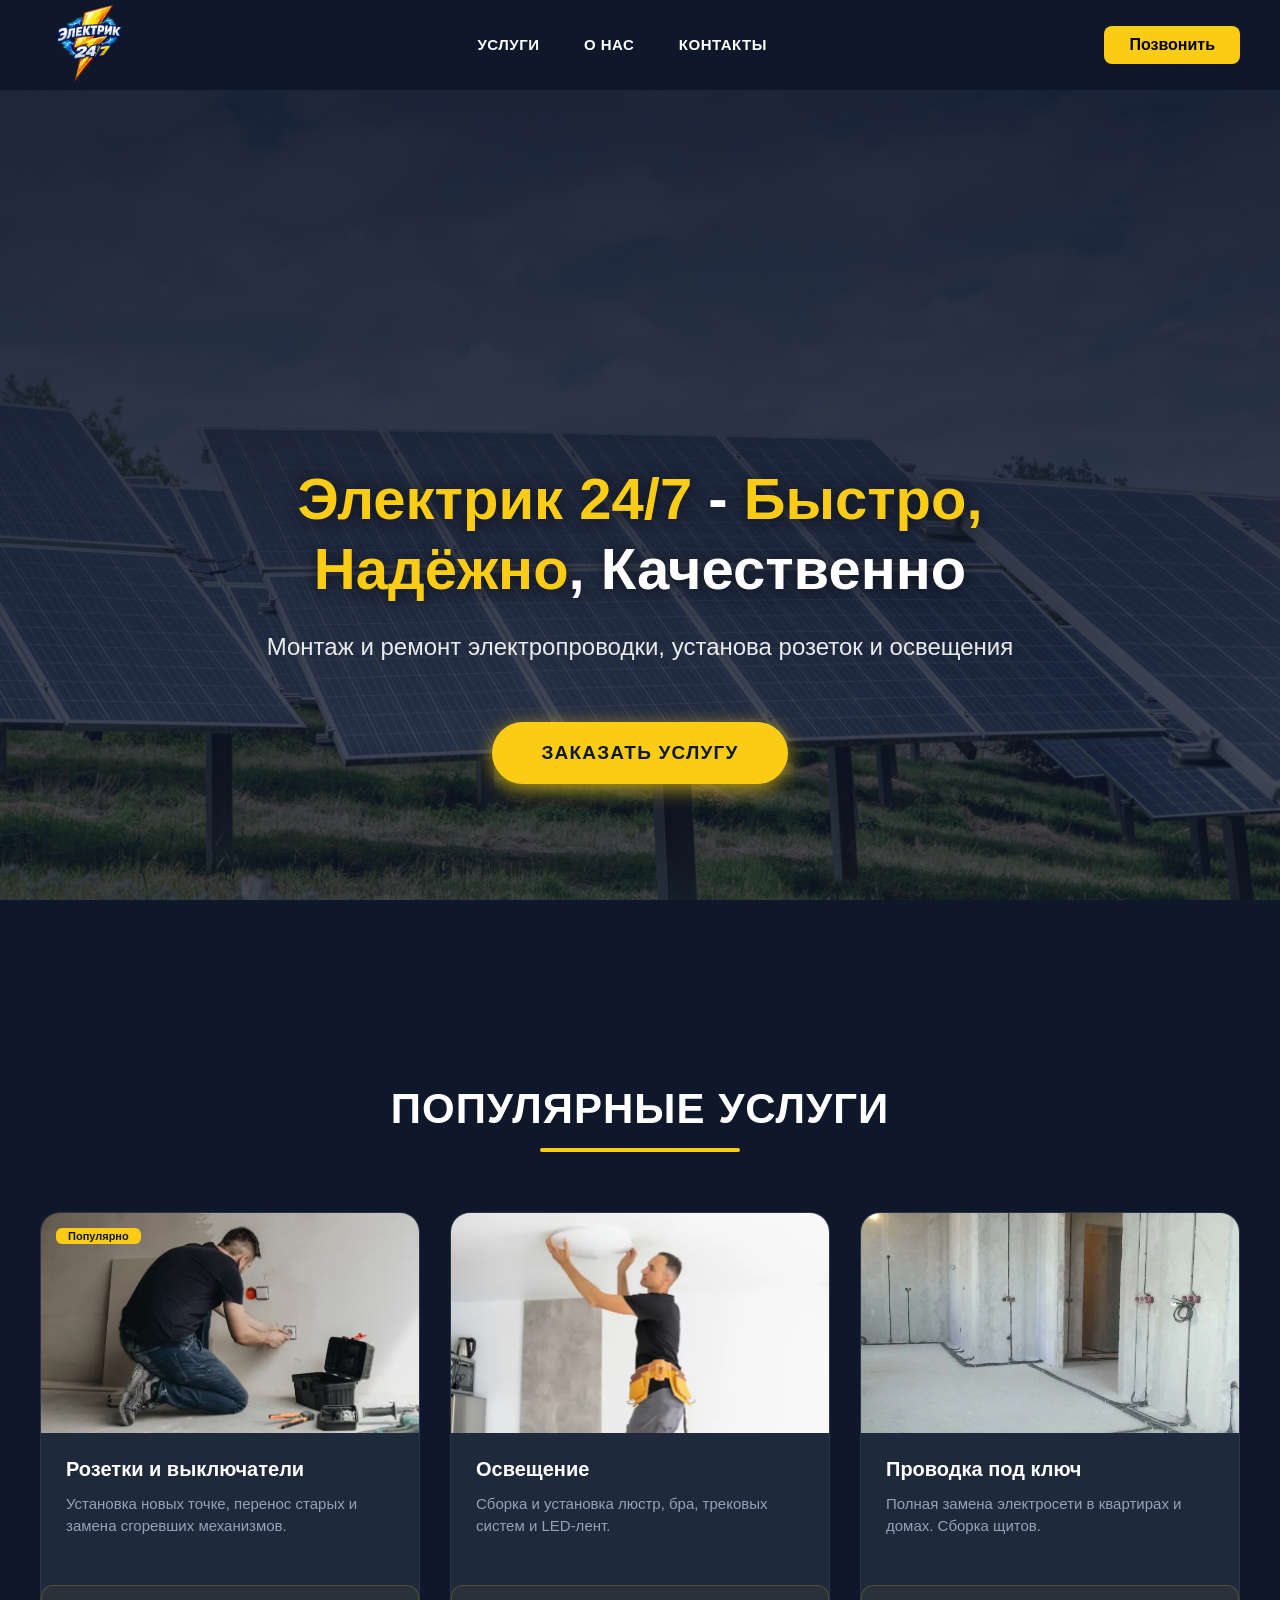
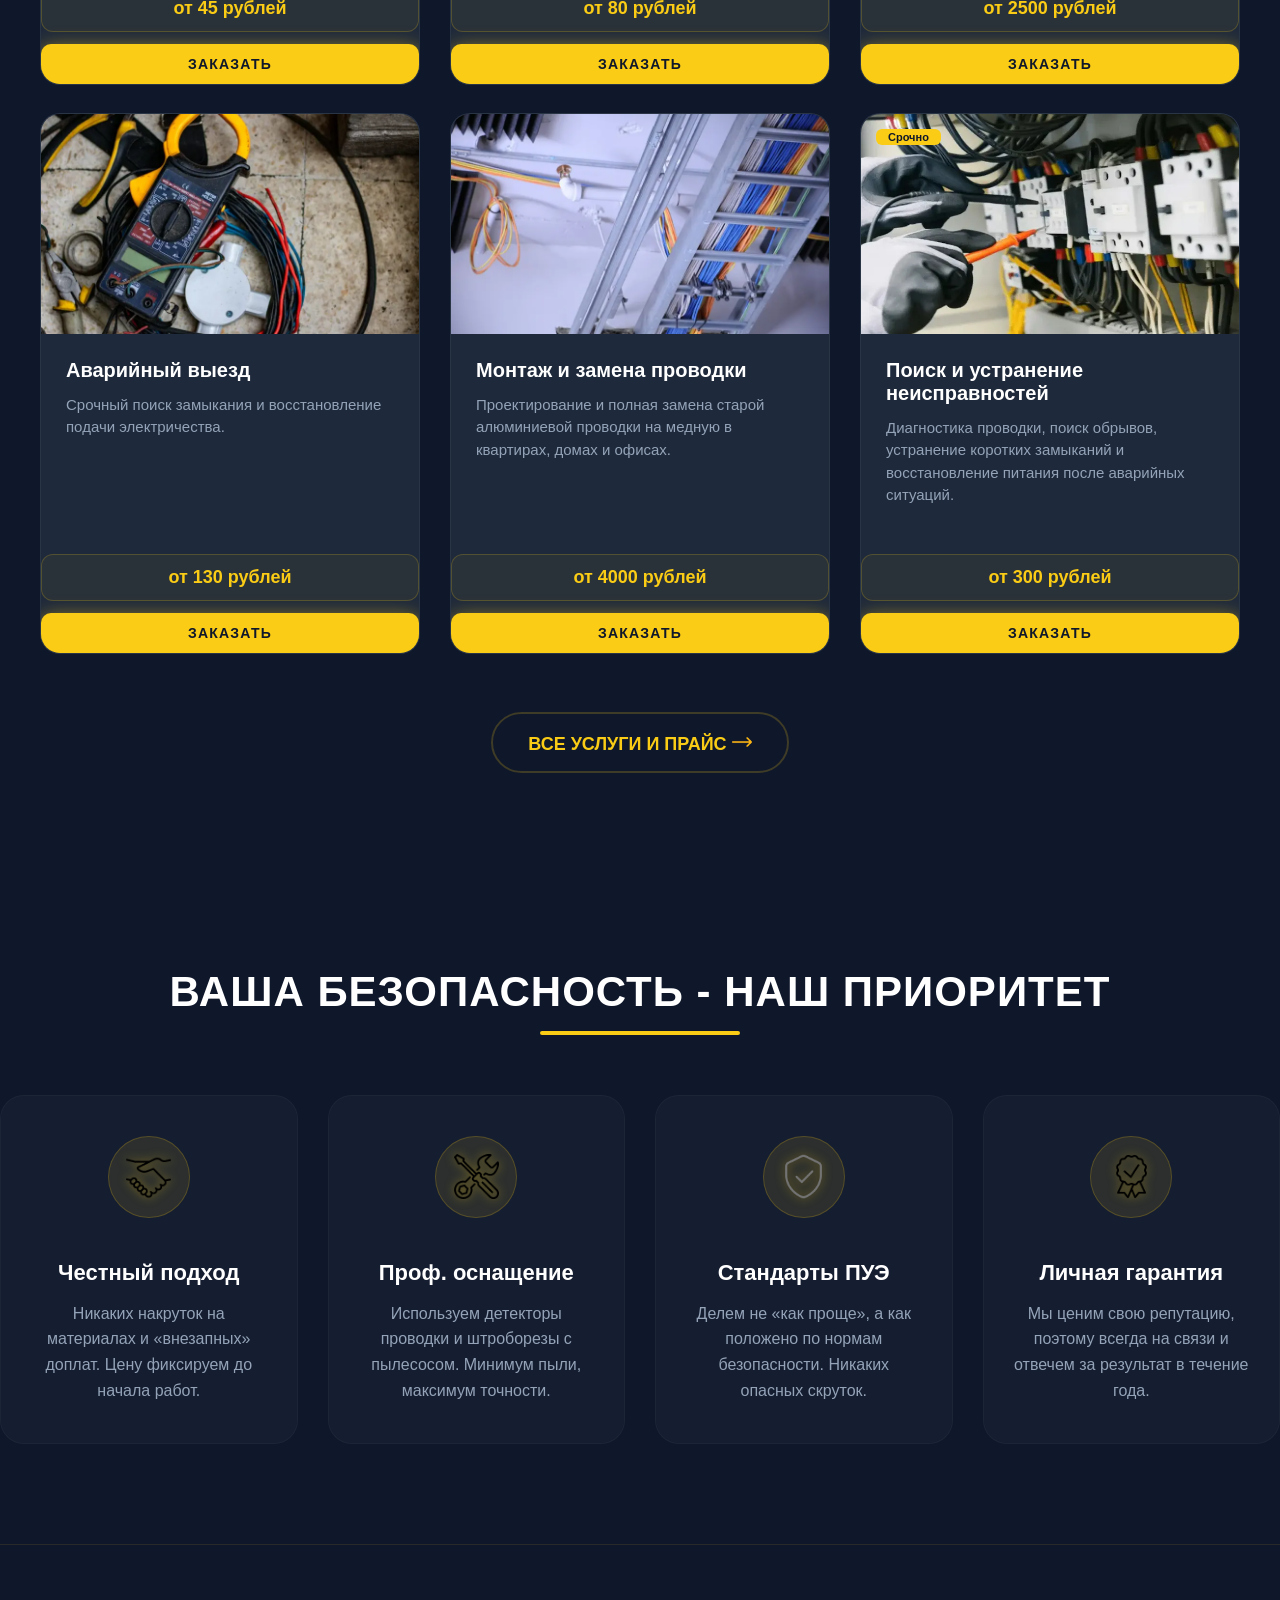
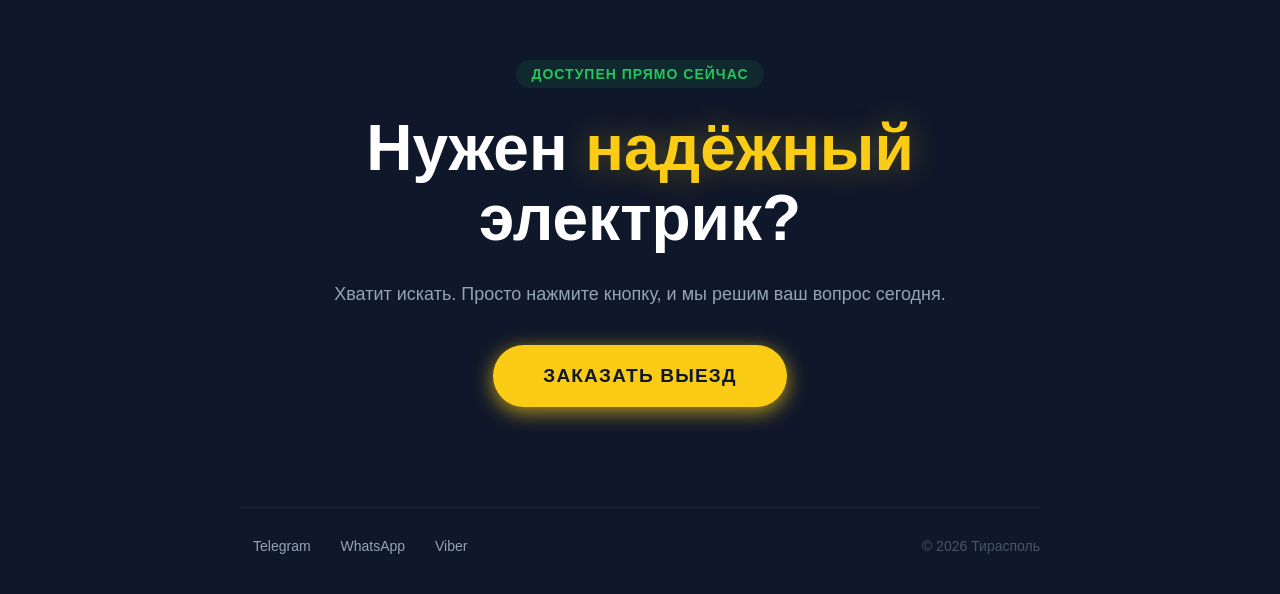
<file: index.html>
<!DOCTYPE html>
<html lang="ru">

<head>
	<meta charset="UTF-8">
	<meta name="viewport" content="width=device-width, initial-scale=1.0">

	<title>Электрик 24/7 в Тирасполе — Срочный вызов, услуги электромонтажа</title>
	<meta name="description"
		content="Услуги профессионального электрика в Тирасполе и Бендерах. Работаем 24/7. Выезд за 30 минут. Все виды электромонтажных работ с гарантией. Звоните: +373 (775) 39-078">
	<meta name="keywords"
		content="электрик тирасполь, вызов электрика бендеры, электромонтаж пмр, ремонт проводки, услуги электрика 24/7">

	<link rel="icon" href="images/favicon.png" type="image/png">

	<meta property="og:title" content="Электрик 24/7 в Тирасполе">
	<meta property="og:description" content="Срочный выезд электрика. Работаем круглосуточно по Тирасполю и Бендерам.">
	<meta property="og:image" content="https://github.com/NemirovskyMax/electro-site/blob/main/images/og-image.png">
	<meta property="og:type" content="website">

	<link rel="stylesheet" href="style.css">
</head>

<body>
	<header class="header">
		<div class="container">
			<a href="index.html" class="logo">
				<img src="images/logo.webp" alt="логотип">
			</a>

			<nav class="menu">
				<a href="services.html">Услуги</a>
				<a href="#features">О нас</a>
				<a href="#footer">Контакты</a>
			</nav>

			<div class="contacts">
				<a href="tel:+37377539078" class="call-btn">Позвонить</a>
			</div>
		</div>
	</header>

	<section class="hero">
		<div class="hero-content">
			<h1><span>Электрик 24/7</span> - <span>Быстро, Надёжно</span>, Качественно</h1>
			<p>Монтаж и ремонт электропроводки, установа розеток и освещения</p>
			<div class="hero-buttons">
				<div class="order-container">
					<button class="order-btn">Заказать услугу</button>
				</div>
			</div>
		</div>
	</section>

	<section class="services-preview">
		<div class="container">
			<h2 class="section-title">Популярные услуги</h2>

			<div class="services-grid">
				<div class="service-card">
					<div class="service-img">
						<img src="images/instal-socket.webp" alt="Монтаж розетки">
						<div class="service-badge">Популярно</div>
					</div>

					<div class="service-info">
						<h3>Розетки и выключатели</h3>
						<p>Установка новых точке, перенос старых и замена сгоревших механизмов.</p>
					</div>

					<div class="card-footer">
						<span class="price">от 45 рублей</span>
						<button class="order-btn small">Заказать</button>
					</div>
				</div>

				<div class="service-card">
					<div class="service-img">
						<img src="images/instal-lamp.webp" alt="Монтаж люстрый">
					</div>

					<div class="service-info">
						<h3>Освещение</h3>
						<p>Сборка и установка люстр, бра, трековых систем и LED-лент.</p>
					</div>

					<div class="card-footer">
						<span class="price">от 80 рублей</span>
						<button class="order-btn small">Заказать</button>
					</div>
				</div>

				<div class="service-card">
					<div class="service-img">
						<img src="images/turnkey-wiring.png" alt="Монтаж щитов">
					</div>

					<div class="service-info">
						<h3>Проводка под ключ</h3>
						<p>Полная замена электросети в квартирах и домах. Сборка щитов.</p>
					</div>

					<div class="card-footer">
						<span class="price">от 2500 рублей</span>
						<button class="order-btn small">Заказать</button>
					</div>
				</div>

				<div class="service-card">
					<div class="service-img">
						<img src="images/emergency-call.webp" alt="Аварийный выезд">
					</div>

					<div class="service-info">
						<h3>Аварийный выезд</h3>
						<p>Срочный поиск замыкания и восстановление подачи электричества.</p>
					</div>

					<div class="card-footer">
						<span class="price">от 130 рублей</span>
						<button class="order-btn small">Заказать</button>
					</div>
				</div>

				<div class="service-card">
					<div class="service-img">
						<img src="images/wiring-install.webp" alt="Монтаж проводки">
					</div>

					<div class="service-info">
						<h3>Монтаж и замена проводки</h3>
						<p>Проектирование и полная замена старой алюминиевой проводки на медную в квартирах, домах и
							офисах.</p>
					</div>

					<div class="card-footer">
						<span class="price">от 4000 рублей</span>
						<button class="order-btn small">Заказать</button>
					</div>
				</div>

				<div class="service-card">
					<div class="service-img">
						<img src="images/troubleshooting.webp" alt="Поиск неисправностей">
						<div class="service-badge">Срочно</div>
					</div>

					<div class="service-info">
						<h3>Поиск и устранение неисправностей</h3>
						<p>Диагностика проводки, поиск обрывов, устранение коротких замыканий и восстановление питания
							после аварийных ситуаций.</p>
					</div>

					<div class="card-footer">
						<span class="price">от 300 рублей</span>
						<button class="order-btn small">Заказать</button>
					</div>
				</div>
			</div>

			<div class="all-services-link">
				<a href="services.html" class="view-all-btn">
					<span>Все услуги и прайс</span>
					<img src="images/right-arrow.png" alt="Перейти" class="animated-arrow-right">
				</a>
			</div>
		</div>
	</section>

	<section class="features" id="features">
		<div class="container">
			<h2 class="section-title">Ваша безопасность - наш приоритет</h2>
			<div class="features-grid">

				<div class="feature-item">
					<div class="feature-icon">
						<img src="images/handshake.png" alt="Честность">
					</div>
					<h3>Честный подход</h3>
					<p>Никаких накруток на материалах и «внезапных» доплат. Цену фиксируем до начала работ.</p>
				</div>

				<div class="feature-item">
					<div class="feature-icon">
						<img src="images/tools.png" alt="Инструменты">
					</div>
					<h3>Проф. оснащение</h3>
					<p>Используем детекторы проводки и штроборезы с пылесосом. Минимум пыли, максимум точности.</p>
				</div>

				<div class="feature-item">
					<div class="feature-icon">
						<img src="images/shield .png" alt="Щит">
					</div>
					<h3>Стандарты ПУЭ</h3>
					<p>Делем не «как проще», а как положено по нормам безопасности. Никаких опасных скруток.</p>
				</div>

				<div class="feature-item">
					<div class="feature-icon">
						<img src="images/guarantee.png" alt="гарантия">
					</div>
					<h3>Личная гарантия</h3>
					<p>Мы ценим свою репутацию, поэтому всегда на связи и отвечем за результат в течение года.</p>
				</div>

			</div>
		</div>
	</section>

	<footer class="footer-special" id="footer">
		<div class="container">
			<div class="footer-content-alt">
				<span class="footer-tag">Доступен прямо сейчас</span>
				<h2 class="footer-big-text">Нужен <span>надёжный</span> электрик?</h2>
				<p class="footer-subtext">Хватит искать. Просто нажмите кнопку, и мы решим ваш вопрос сегодня.</p>

				<div class="footer-action">
					<button class="order-btn" onclick="openModal()">Заказать выезд</button>
				</div>

				<div class="footer-bottom-mini">
					<div class="social-links-minimal">
						<a href="https://t.me/+37377539078" target="_blank">Telegram</a>
						<a href="https://wa.me/37377539078" target="_blank">WhatsApp</a>
						<a href="viber://chat?number=%2B37377539078" target="_blank">Viber</a>
					</div>
					<div class="copyright">&copy; 2026 Тирасполь</div>
				</div>
			</div>
		</div>
	</footer>

	<div class="modal-overlay" id="orderModal">
		<div class="contact-dropdown">
			<button class="close-modal" id="closeModal">&times;</button>
			<h3>Выберите способ связи:</h3>
			<a href="tel:+37377539078" class="contact-item tel">Телефон</a>
			<a href="https://t.me/+37377539078" target="_blank" class="contact-item tg">Telegram</a>
			<a href="https://wa.me/37377539078" target="_blank" class="contact-item wa">WhatsApp</a>
			<a href="viber://chat?number=%2B37377539078" target="_blank" class="contact-item vb">Viber</a>
		</div>
	</div>

	<script src="main.js"></script>
</body>

</html>
</file>
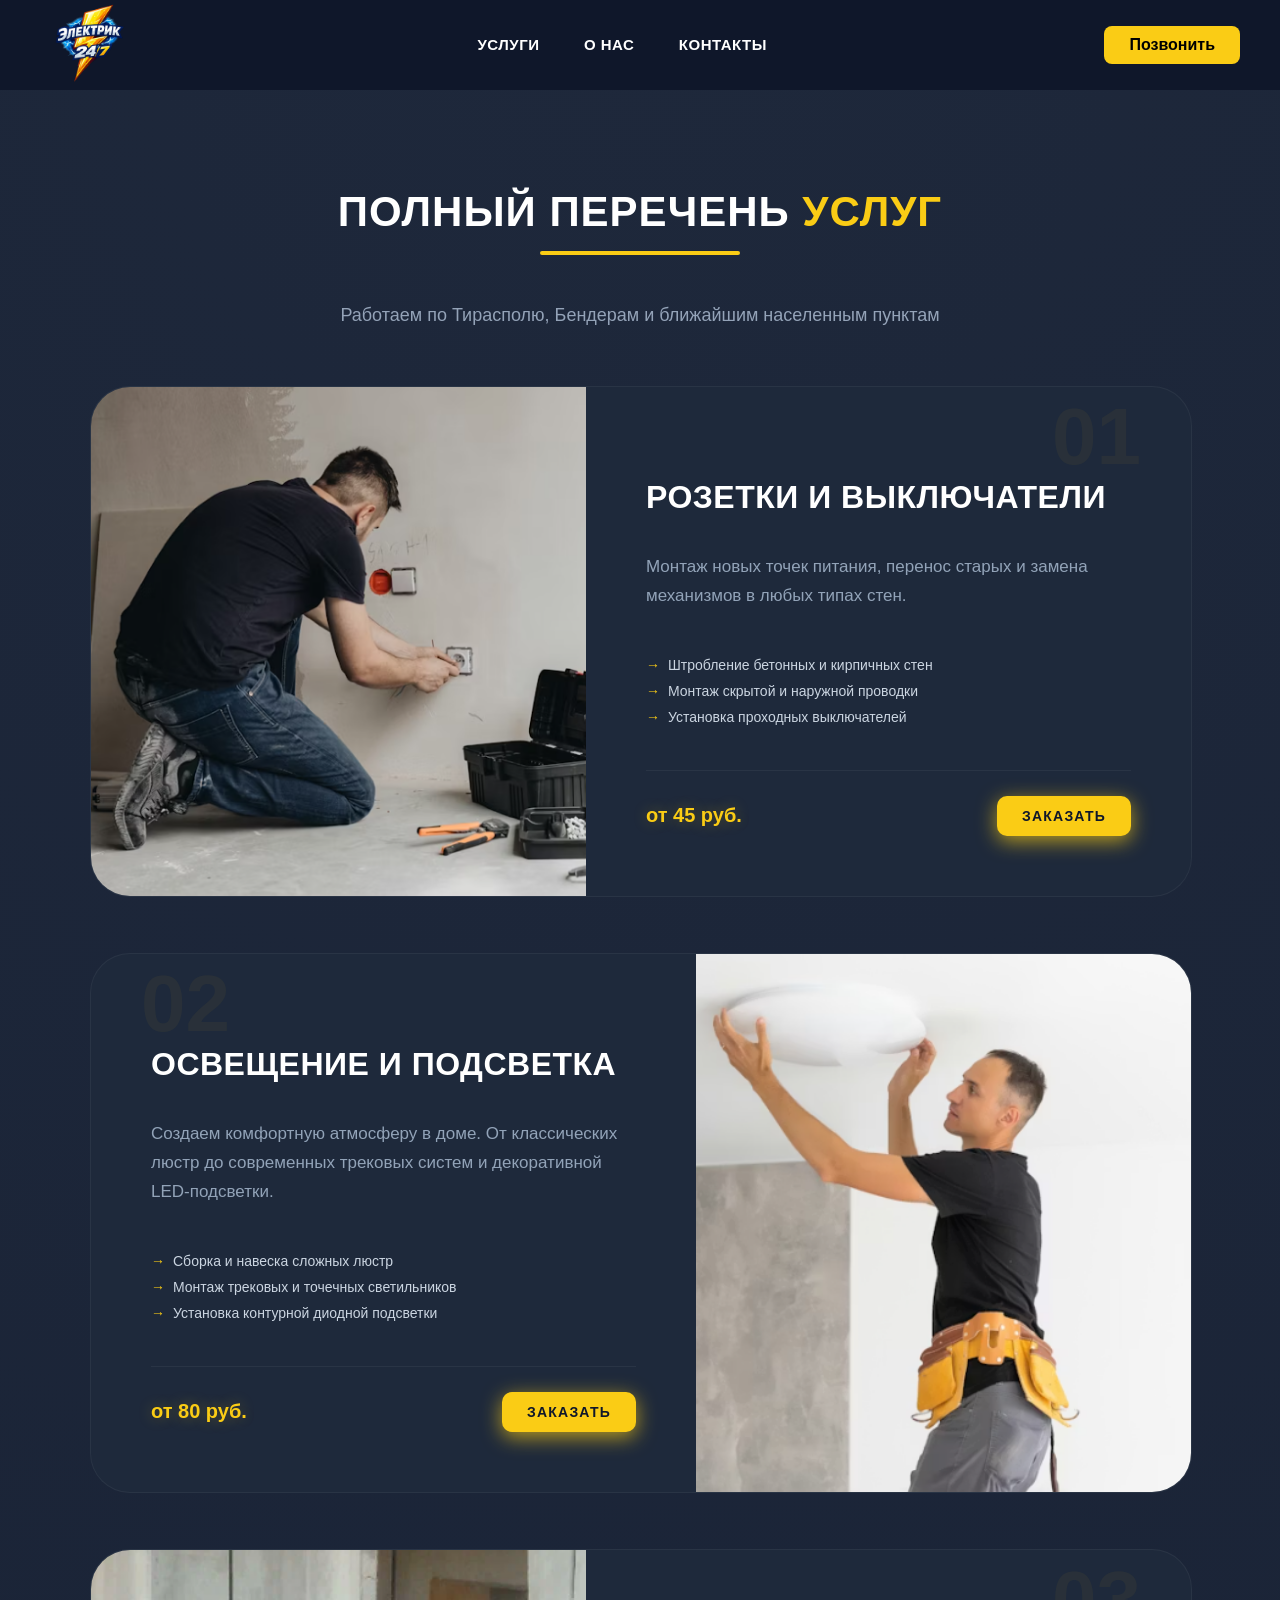
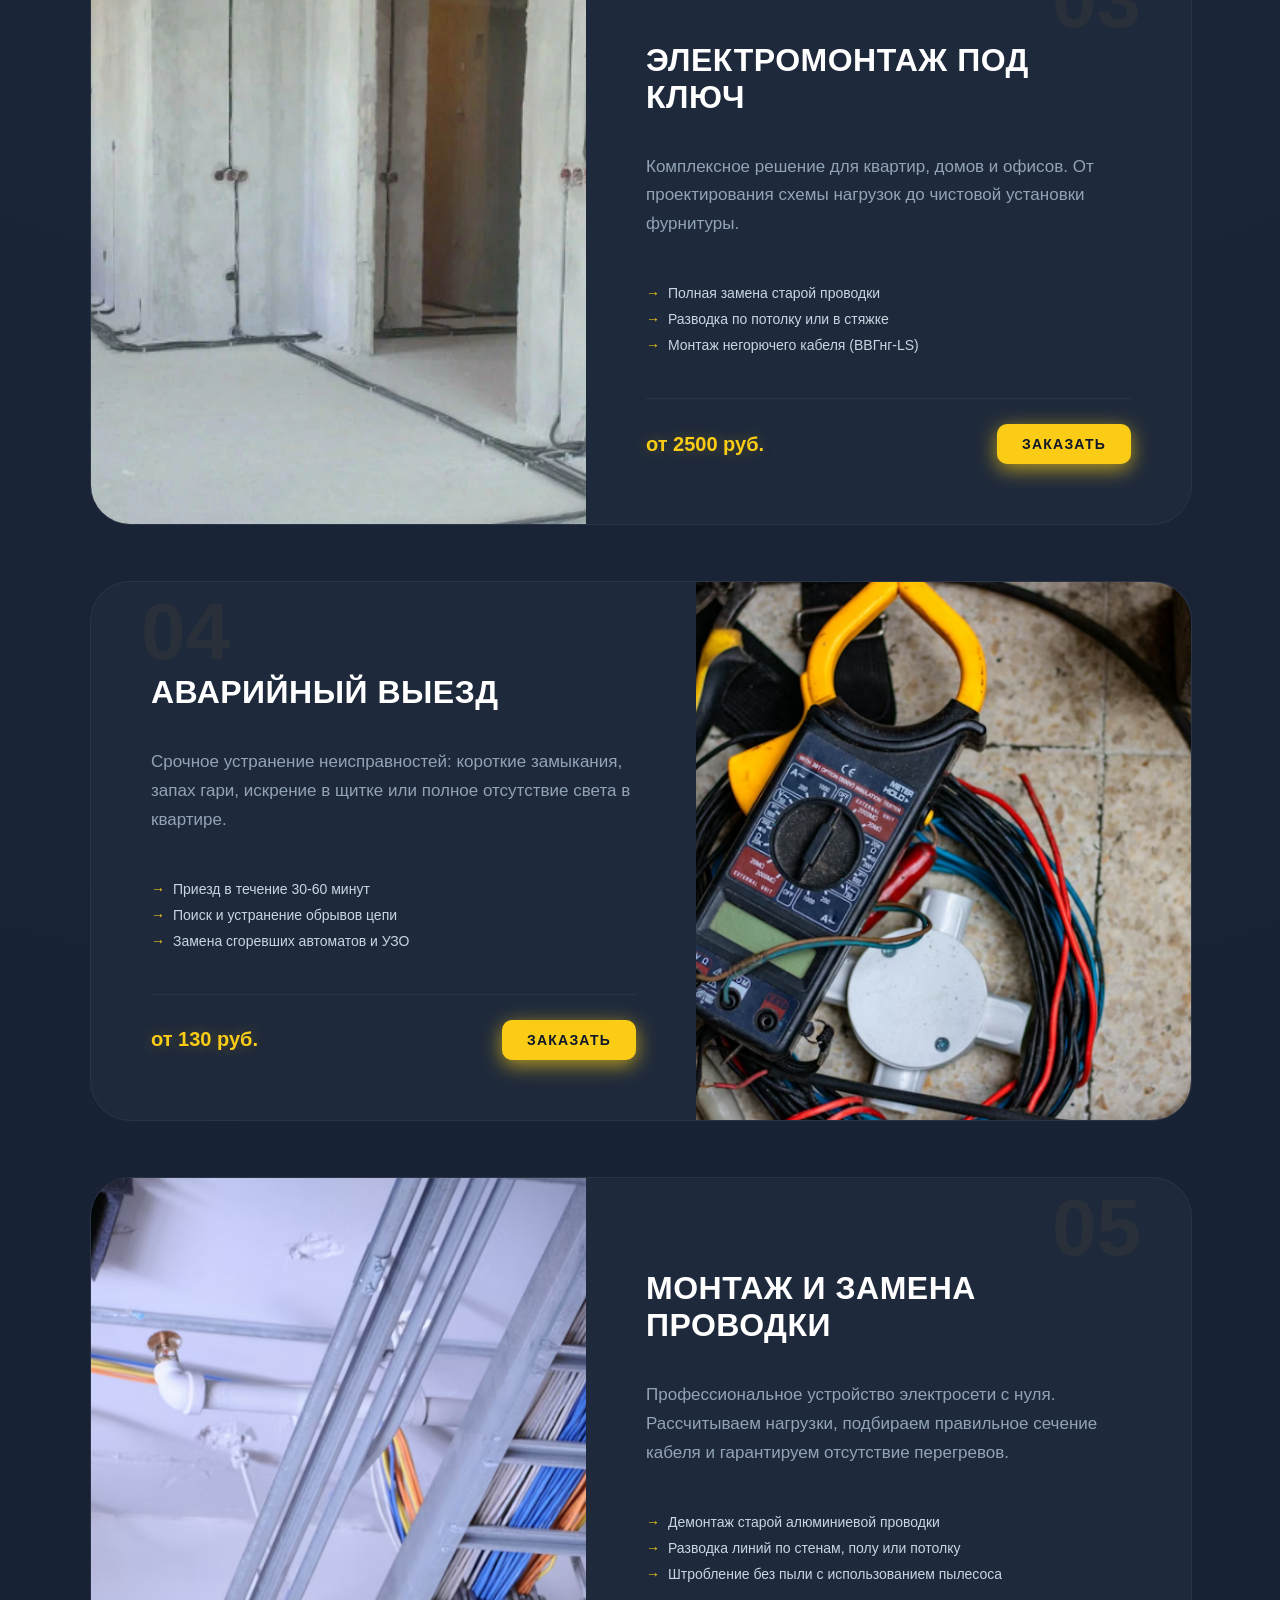
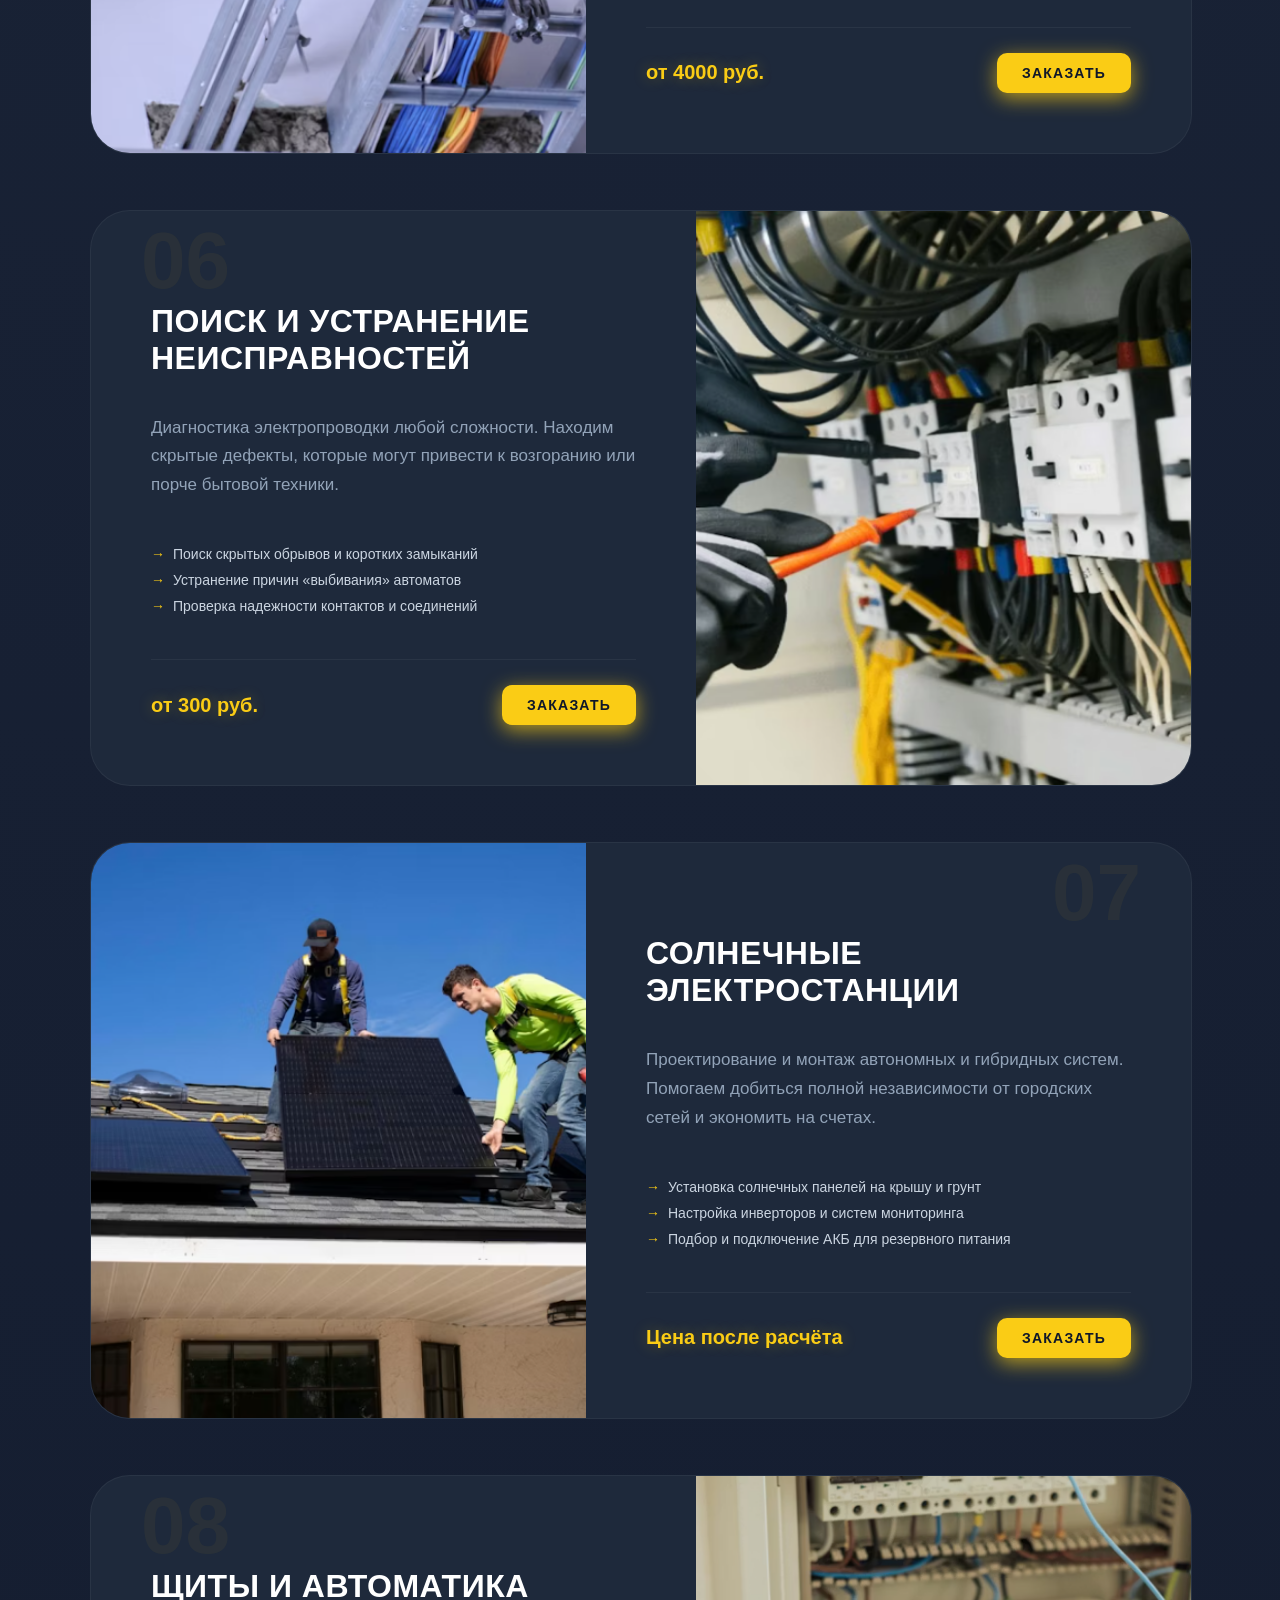
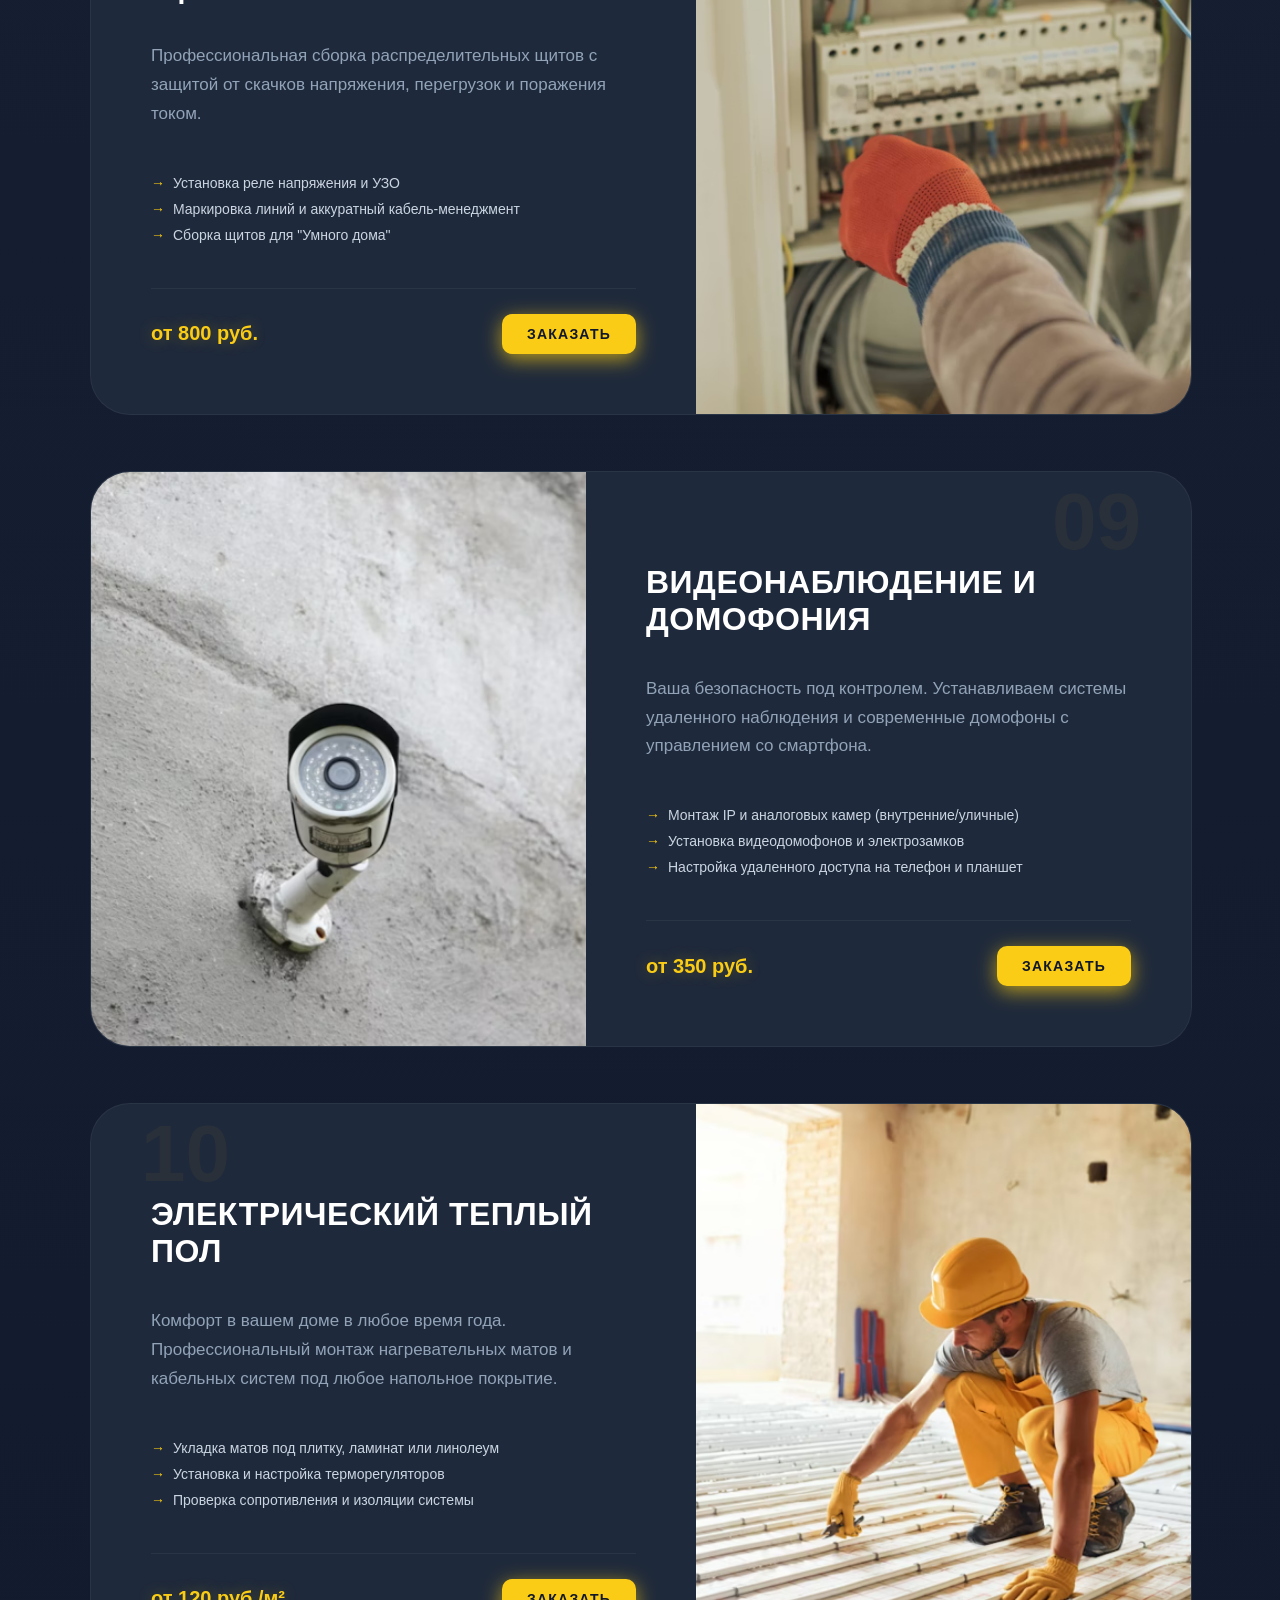
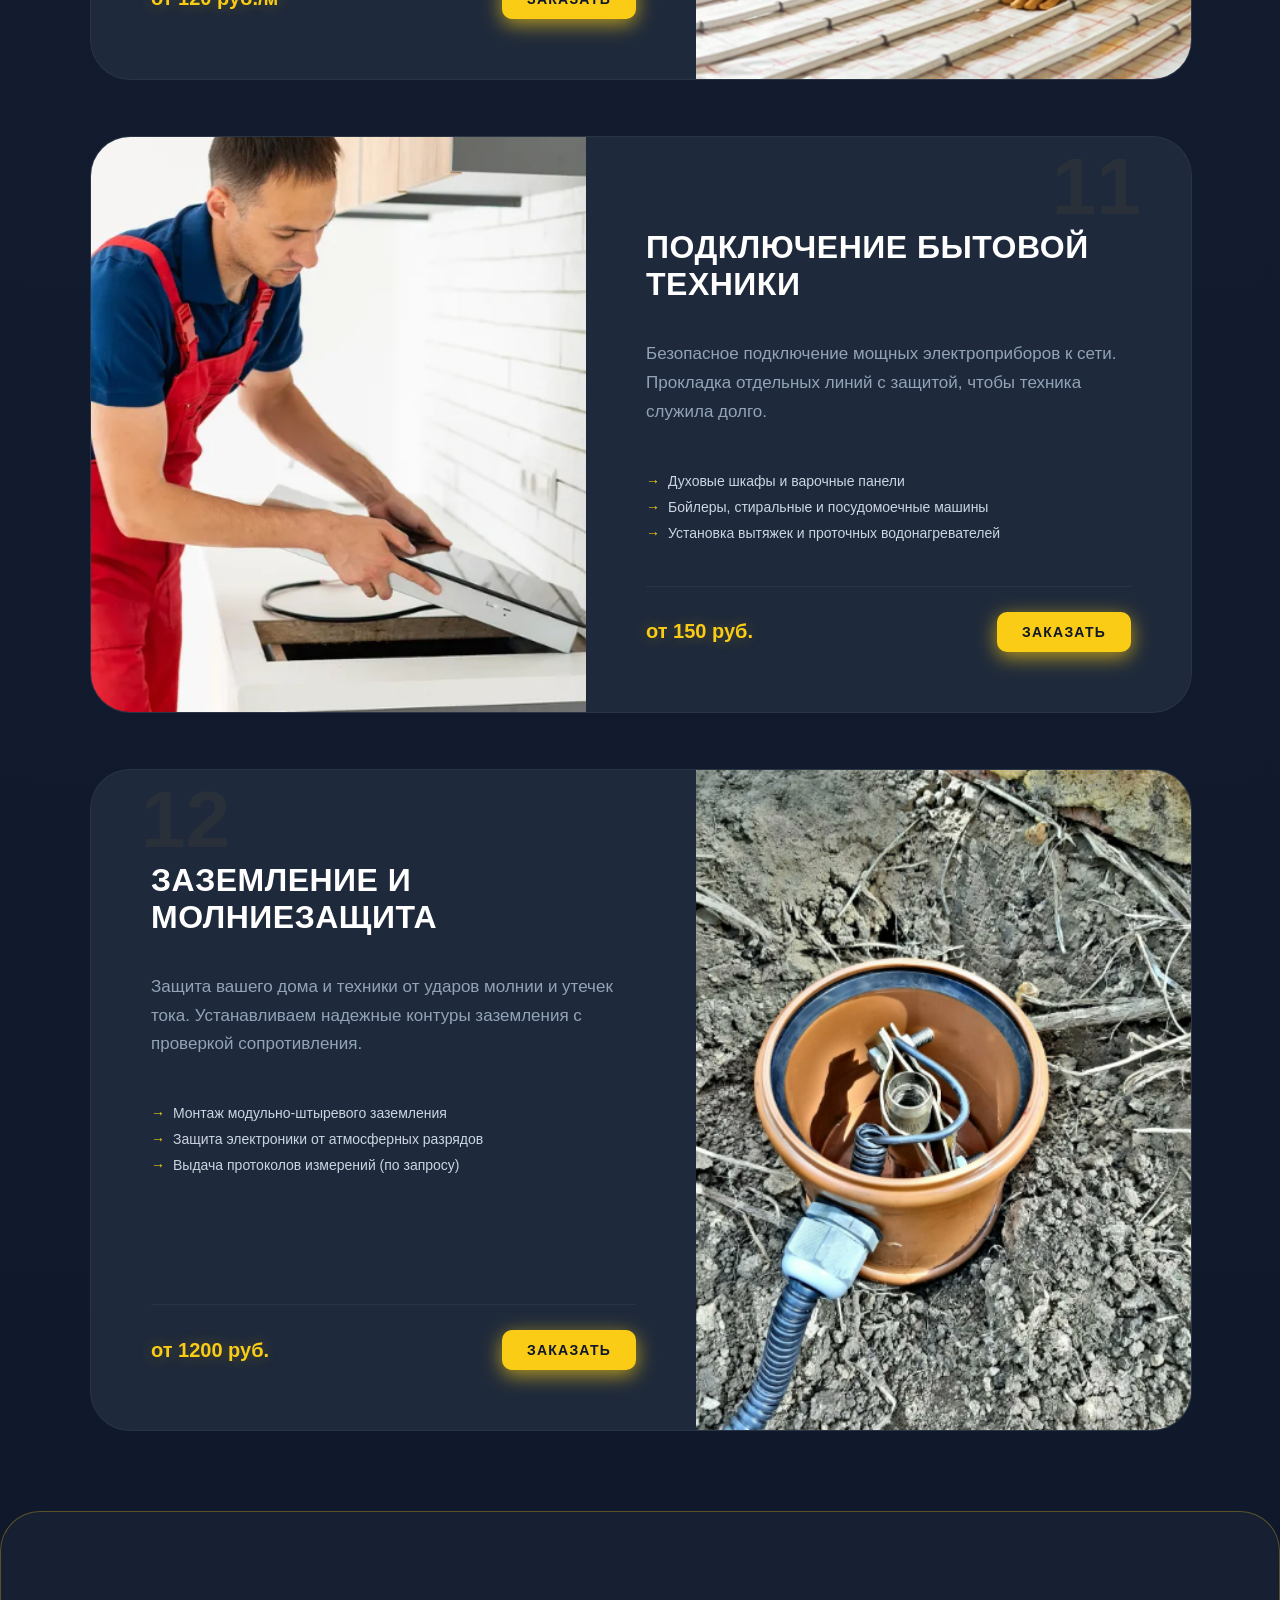
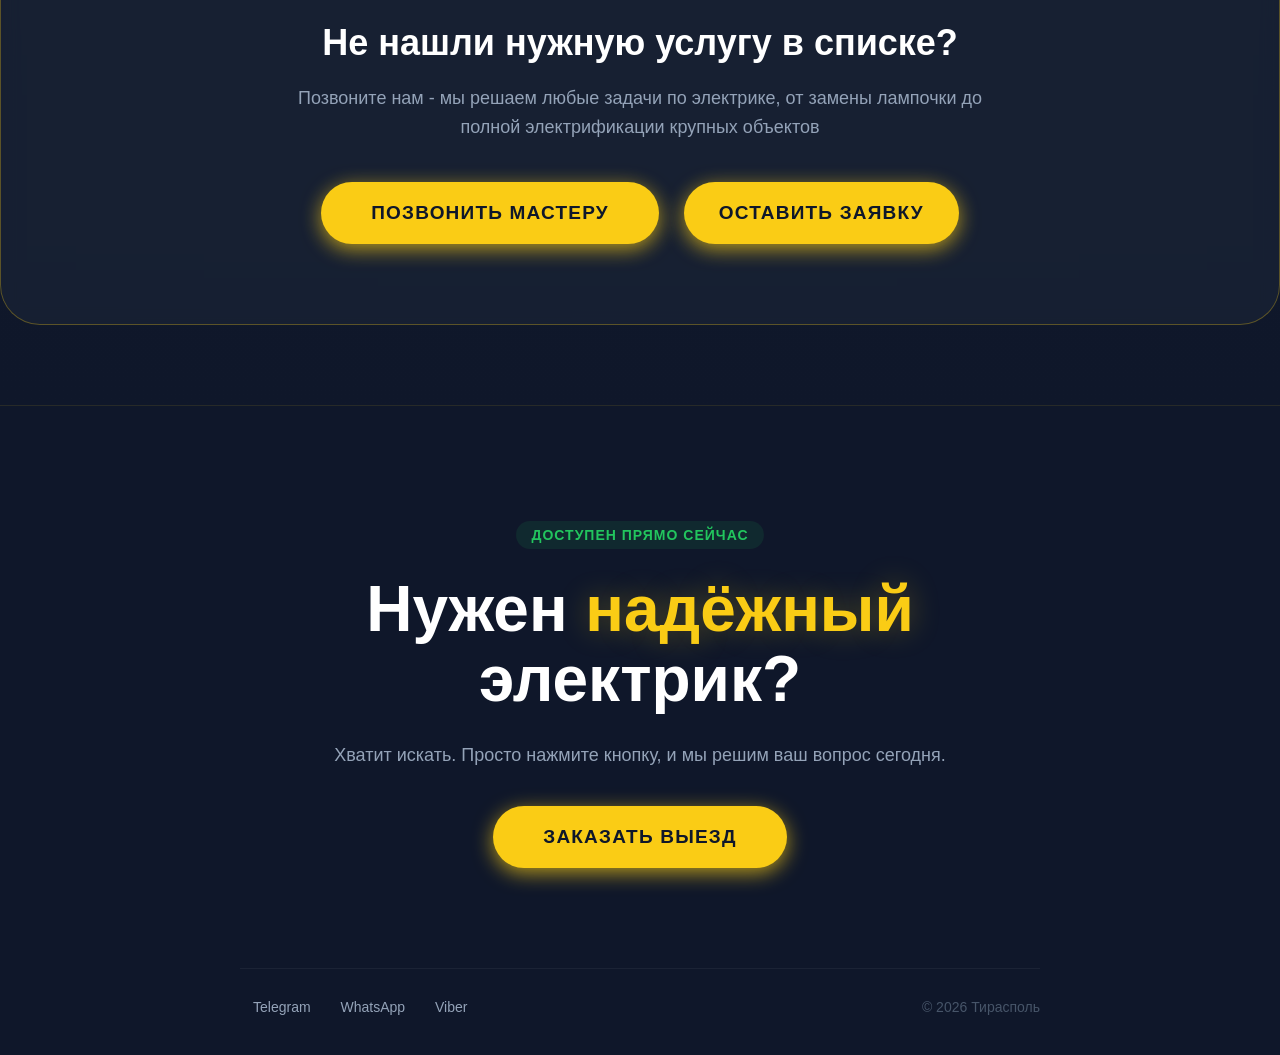
<file: services.html>
<!DOCTYPE html>
<html lang="ru">

<head>
	<meta charset="UTF-8">
	<meta name="viewport" content="width=device-width, initial-scale=1.0">
	<title>Электрик 24/7 Услуги</title>
	<link rel="stylesheet" href="style.css">
</head>

<body>
	<header class="header">
		<div class="container">
			<a href="index.html" class="logo">
				<img src="images/logo.webp" alt="логотип">
			</a>

			<nav class="menu">
				<a href="#">Услуги</a>
				<a href="index.html#features">О нас</a>
				<a href="index.html#footer">Контакты</a>
			</nav>

			<div class="contacts">
				<a href="tel:+37377539078" class="call-btn">Позвонить</a>
			</div>
		</div>
	</header>

	<main class="services-page">
		<div class="container">

			<div class="services-header">
				<h1 class="section-title">Полный перечень <span>услуг</span></h1>
				<p class="service-subtitle">Работаем по Тирасполю, Бендерам и ближайшим населенным пунктам</p>
			</div>

			<div class="services-grid-new">

				<div class="service-card-wide">

					<div class="service-card-image">
						<img src="images/instal-socket.png" alt="Розетки">
					</div>

					<div class="service-card-content">
						<div class="card-number">01</div>
						<h3>Розетки и выключатели</h3>
						<p>Монтаж новых точек питания, перенос старых и замена механизмов в любых типах стен.</p>

						<ul class="card-features">
							<li>Штробление бетонных и кирпичных стен</li>
							<li>Монтаж скрытой и наружной проводки</li>
							<li>Установка проходных выключателей</li>
						</ul>

						<div class="card-footer-new">
							<span class="price-tag">от 45 руб.</span>
							<div class="card-buttons">
								<button class="order-btn small" onclick="openModal()">Заказать</button>
							</div>
						</div>

					</div>
				</div>

				<div class="service-card-wide">

					<div class="service-card-image">
						<img src="images/instal-lamp.png" alt="Освещение и подсветка">
					</div>

					<div class="service-card-content">
						<div class="card-number">02</div>
						<h3>Освещение и подсветка</h3>
						<p>Создаем комфортную атмосферу в доме. От классических люстр до современных трековых систем и
							декоративной LED-подсветки.</p>

						<ul class="card-features">
							<li>Сборка и навеска сложных люстр</li>
							<li>Монтаж трековых и точечных светильников</li>
							<li>Установка контурной диодной подсветки</li>
						</ul>

						<div class="card-footer-new">
							<span class="price-tag">от 80 руб.</span>
							<div class="card-buttons">
								<button class="order-btn small" onclick="openModal()">Заказать</button>
							</div>
						</div>

					</div>
				</div>

				<div class="service-card-wide">

					<div class="service-card-image">
						<img src="images/turnkey-wiring.png" alt="Электромонтаж под ключ">
					</div>

					<div class="service-card-content">
						<div class="card-number">03</div>
						<h3>Электромонтаж под ключ</h3>
						<p>Комплексное решение для квартир, домов и офисов. От проектирования схемы нагрузок до чистовой
							установки фурнитуры.</p>

						<ul class="card-features">
							<li>Полная замена старой проводки</li>
							<li>Разводка по потолку или в стяжке</li>
							<li>Монтаж негорючего кабеля (ВВГнг-LS)</li>
						</ul>

						<div class="card-footer-new">
							<span class="price-tag">от 2500 руб.</span>
							<div class="card-buttons">
								<button class="order-btn small" onclick="openModal()">Заказать</button>
							</div>
						</div>
					</div>
				</div>

				<div class="service-card-wide">

					<div class="service-card-image">
						<img src="images/emergency-call.png" alt="Аварийный выезд электрика">
					</div>

					<div class="service-card-content">
						<div class="card-number">04</div>
						<h3>Аварийный выезд</h3>
						<p>Срочное устранение неисправностей: короткие замыкания, запах гари, искрение в щитке или
							полное отсутствие света в квартире.</p>

						<ul class="card-features">
							<li>Приезд в течение 30-60 минут</li>
							<li>Поиск и устранение обрывов цепи</li>
							<li>Замена сгоревших автоматов и УЗО</li>
						</ul>

						<div class="card-footer-new">
							<span class="price-tag">от 130 руб.</span>
							<div class="card-buttons">
								<button class="order-btn small" onclick="openModal()">Заказать</button>
							</div>
						</div>
					</div>
				</div>

				<div class="service-card-wide">

					<div class="service-card-image">
						<img src="images/wiring-install.png" alt="Монтаж и замена проводки">
					</div>

					<div class="service-card-content">
						<div class="card-number">05</div>
						<h3>Монтаж и замена проводки</h3>
						<p>Профессиональное устройство электросети с нуля. Рассчитываем нагрузки, подбираем правильное
							сечение кабеля и гарантируем отсутствие перегревов.</p>

						<ul class="card-features">
							<li>Демонтаж старой алюминиевой проводки</li>
							<li>Разводка линий по стенам, полу или потолку</li>
							<li>Штробление без пыли с использованием пылесоса</li>
						</ul>

						<div class="card-footer-new">
							<span class="price-tag">от 4000 руб.</span>
							<div class="card-buttons">
								<button class="order-btn small" onclick="openModal()">Заказать</button>
							</div>
						</div>
					</div>
				</div>

				<div class="service-card-wide">

					<div class="service-card-image">
						<img src="images/troubleshooting.png" alt="Поиск и устранение неисправностей">
					</div>

					<div class="service-card-content">
						<div class="card-number">06</div>
						<h3>Поиск и устранение неисправностей</h3>
						<p>Диагностика электропроводки любой сложности. Находим скрытые дефекты, которые могут привести
							к возгоранию или порче бытовой техники.</p>

						<ul class="card-features">
							<li>Поиск скрытых обрывов и коротких замыканий</li>
							<li>Устранение причин «выбивания» автоматов</li>
							<li>Проверка надежности контактов и соединений</li>
						</ul>

						<div class="card-footer-new">
							<span class="price-tag">от 300 руб.</span>
							<div class="card-buttons">
								<button class="order-btn small" onclick="openModal()">Заказать</button>
							</div>
						</div>
					</div>
				</div>

				<div class="service-card-wide">

					<div class="service-card-image">
						<img src="images/solar-panel.png" alt="Солнечные электростанции">
					</div>

					<div class="service-card-content">
						<div class="card-number">07</div>
						<h3>Солнечные электростанции</h3>
						<p>Проектирование и монтаж автономных и гибридных систем. Помогаем добиться полной независимости
							от городских сетей и экономить на счетах.</p>

						<ul class="card-features">
							<li>Установка солнечных панелей на крышу и грунт</li>
							<li>Настройка инверторов и систем мониторинга</li>
							<li>Подбор и подключение АКБ для резервного питания</li>
						</ul>

						<div class="card-footer-new">
							<span class="price-tag">Цена после расчёта</span>
							<div class="card-buttons">
								<button class="order-btn small" onclick="openModal()">Заказать</button>
							</div>
						</div>
					</div>
				</div>

				<div class="service-card-wide">

					<div class="service-card-image">
						<img src="images/electrical-panel.png" alt="Щиты и автоматика">
					</div>

					<div class="service-card-content">
						<div class="card-number">08</div>
						<h3>Щиты и автоматика</h3>
						<p>Профессиональная сборка распределительных щитов с защитой от скачков напряжения, перегрузок и
							поражения током.</p>

						<ul class="card-features">
							<li>Установка реле напряжения и УЗО</li>
							<li>Маркировка линий и аккуратный кабель-менеджмент</li>
							<li>Сборка щитов для "Умного дома"</li>
						</ul>

						<div class="card-footer-new">
							<span class="price-tag">от 800 руб.</span>
							<div class="card-buttons">
								<button class="order-btn small" onclick="openModal()">Заказать</button>
							</div>
						</div>
					</div>
				</div>

				<div class="service-card-wide">

					<div class="service-card-image">
						<img src="images/camera.png" alt="Видеонаблюдение и домофония">
					</div>

					<div class="service-card-content">
						<div class="card-number">09</div>
						<h3>Видеонаблюдение и домофония</h3>
						<p>Ваша безопасность под контролем. Устанавливаем системы удаленного наблюдения и современные
							домофоны с управлением со смартфона.</p>

						<ul class="card-features">
							<li>Монтаж IP и аналоговых камер (внутренние/уличные)</li>
							<li>Установка видеодомофонов и электрозамков</li>
							<li>Настройка удаленного доступа на телефон и планшет</li>
						</ul>

						<div class="card-footer-new">
							<span class="price-tag">от 350 руб.</span>
							<div class="card-buttons">
								<button class="order-btn small" onclick="openModal()">Заказать</button>
							</div>
						</div>
					</div>
				</div>

				<div class="service-card-wide">

					<div class="service-card-image">
						<img src="images/electric-underfloor-heating.png" alt="Электрический теплый пол">
					</div>

					<div class="service-card-content">
						<div class="card-number">10</div>
						<h3>Электрический теплый пол</h3>
						<p>Комфорт в вашем доме в любое время года. Профессиональный монтаж нагревательных матов и
							кабельных систем под любое напольное покрытие.</p>

						<ul class="card-features">
							<li>Укладка матов под плитку, ламинат или линолеум</li>
							<li>Установка и настройка терморегуляторов</li>
							<li>Проверка сопротивления и изоляции системы</li>
						</ul>

						<div class="card-footer-new">
							<span class="price-tag">от 120 руб./м²</span>
							<div class="card-buttons">
								<button class="order-btn small" onclick="openModal()">Заказать</button>
							</div>
						</div>
					</div>
				</div>

				<div class="service-card-wide">

					<div class="service-card-image">
						<img src="images/connecting-household-appliances.png" alt="Подключение бытовой техники">
					</div>

					<div class="service-card-content">
						<div class="card-number">11</div>
						<h3>Подключение бытовой техники</h3>
						<p>Безопасное подключение мощных электроприборов к сети. Прокладка отдельных линий с защитой,
							чтобы техника служила долго.</p>

						<ul class="card-features">
							<li>Духовые шкафы и варочные панели</li>
							<li>Бойлеры, стиральные и посудомоечные машины</li>
							<li>Установка вытяжек и проточных водонагревателей</li>
						</ul>

						<div class="card-footer-new">
							<span class="price-tag">от 150 руб.</span>
							<div class="card-buttons">
								<button class="order-btn small" onclick="openModal()">Заказать</button>
							</div>
						</div>
					</div>
				</div>

				<div class="service-card-wide">

					<div class="service-card-image">
						<img src="images/modular-grounding.png" alt="Заземление и молниезащита">
					</div>

					<div class="service-card-content">
						<div class="card-number">12</div>
						<h3>Заземление и молниезащита</h3>
						<p>Защита вашего дома и техники от ударов молнии и утечек тока. Устанавливаем надежные контуры
							заземления с проверкой сопротивления.</p>

						<ul class="card-features">
							<li>Монтаж модульно-штыревого заземления</li>
							<li>Защита электроники от атмосферных разрядов</li>
							<li>Выдача протоколов измерений (по запросу)</li>
						</ul>

						<div class="card-footer-new">
							<span class="price-tag">от 1200 руб.</span>
							<div class="card-buttons">
								<button class="order-btn small" onclick="openModal()">Заказать</button>
							</div>
						</div>
					</div>
				</div>

			</div>

			<div class="services-cta">
				<h2>Не нашли нужную услугу в списке?</h2>
				<p>Позвоните нам - мы решаем любые задачи по электрике, от замены лампочки до полной электрификации
					крупных объектов</p>
				<div class="cta-buttons">
					<a href="tel:+37377539078" class="call-link-btn">Позвонить мастеру</a>
					<button class="order-btn secondary" onclick="openModal()">Оставить заявку</button>
				</div>
			</div>
		</div>
	</main>

	<footer class="footer-special" id="footer">
		<div class="container">
			<div class="footer-content-alt">
				<span class="footer-tag">Доступен прямо сейчас</span>
				<h2 class="footer-big-text">Нужен <span>надёжный</span> электрик?</h2>
				<p class="footer-subtext">Хватит искать. Просто нажмите кнопку, и мы решим ваш вопрос сегодня.</p>

				<div class="footer-action">
					<button class="order-btn" onclick="openModal()">Заказать выезд</button>
				</div>

				<div class="footer-bottom-mini">
					<div class="social-links-minimal">
						<a href="https://t.me/+37377539078" target="_blank">Telegram</a>
						<a href="https://wa.me/37377539078" target="_blank">WhatsApp</a>
						<a href="viber://chat?number=%2B37377539078" target="_blank">Viber</a>
					</div>
					<div class="copyright">&copy; 2026 Тирасполь</div>
				</div>
			</div>
		</div>
	</footer>

	<div class="modal-overlay" id="orderModal">
		<div class="contact-dropdown">
			<button class="close-modal" id="closeModal">&times;</button>

			<h3>Выберите способ связи:</h3>

			<div class="contact-links">
				<a href="tel:+37377539078" class="contact-item tel">Телефон</a>
				<a href="https://t.me/+37377539078" target="_blank" class="contact-item tg">Telegram</a>
				<a href="https://wa.me/37377539078" target="_blank" class="contact-item wa">WhatsApp</a>
				<a href="viber://chat?number=%2B37377539078" target="_blank" class="contact-item vb">Viber</a>
			</div>
		</div>
	</div>

	<script src="main.js"></script>
</body>

</html>
</file>
<file: style.css>
html {
	scroll-behavior: smooth;
}

body {
	margin: 0;
	padding: 0;
	font-family: 'Arial', sans-serif;
	background-color: #0f172a;
	overflow-x: hidden;
}

.header {
	position: fixed;
	top: 0;
	left: 0;
	width: 100%;
	background-color: #0f172a;
	padding: 15px 0;
	z-index: 1000;
	transition: all 0.3s ease;
}

.header.header-scrolled {
	background-color: rgba(15, 23, 42, 0.85);
	padding: 10px 0;
	backdrop-filter: blur(8px);
	box-shadow: 0 4px 20px rgba(0, 0, 0, 0.3)
}

.header .container {
	max-width: 1200px;
	margin: 0 auto;
	padding: 0 20px;

	display: flex;
	align-items: center;
	justify-content: space-between;
}

.logo img {
	height: 100px;
	width: auto;
	object-fit: contain;
	display: block;
	margin-top: -20px;
	margin-bottom: -20px;
	transition: all 0.3s ease;
}

.logo img:hover {
	transform: scale(1.05)
}

.menu a {
	color: #ffffff;
	margin: 0 20px;
	text-decoration: none;
	font-size: 15px;
	font-weight: 600;
	text-transform: uppercase;
	letter-spacing: 0.5px;
	position: relative;
	padding: 5px 0;
	transition: color 0.3s ease;
}

.menu a::after {
	content: '';
	position: absolute;
	bottom: 0;
	left: 0;
	width: 0;
	height: 2px;
	background-color: #facc15;
	box-shadow: 0 0 10px rgba(250, 204, 21, 0.8);
	transition: width 0.3s ease;
}

.menu a:hover {
	color: #facc15;
}

.menu a:hover::after {
	width: 100%;
}

.menu a.active {
	color: #facc15;
}

.menu a.active::after {
	width: 100%;
}

.call-btn {
	display: inline-block;
	background-color: #facc15;
	color: #000;
	padding: 10px 25px;
	border-radius: 8px;
	text-decoration: none;
	font-weight: bold;
	transition: all 0.3s ease;
}

.call-btn:hover {
	background-color: #eab308;
	transform: translateY(-2px);
	box-shadow: 0 5px 15px rgba(250, 204, 21, 0.4);
}

.call-btn:active {
	transform: translateY(0);
}

@keyframes pulse-yellow {
	0% {
		box-shadow: 0 0 0 0 rgba(250, 204, 21, 0.7);
	}

	70% {
		box-shadow: 0 0 0 12px rgba(250, 204, 21, 0);
	}

	100% {
		box-shadow: 0 0 0 0 rgba(250, 204, 21, 0)
	}
}

.hero {
	position: relative;
	padding-top: 150px;
	min-height: 100vh;
	display: flex;
	justify-content: center;
	align-items: center;
	text-align: center;
	color: white;

	background-image: url('images/hero-bg.webp');
	background-size: cover;
	background-position: center;
	background-repeat: no-repeat;
	background-attachment: fixed;
}

.hero::before {
	content: '';
	position: absolute;
	top: 0;
	left: 0;
	width: 100%;
	height: 100%;
	background: linear-gradient(180deg,
			rgba(15, 23, 42, 0.95) 0%,
			rgba(15, 23, 42, 0.7) 100%);
	z-index: 1;
}

.hero-content {
	position: relative;
	z-index: 2;
	max-width: 850px;
	padding: 0 20px;
}

.hero-content h1 {
	font-size: 58px;
	font-weight: 800;
	line-height: 1.2;
	margin-bottom: 25px;
	color: #ffffff;
	text-shadow: 0 2px 15px rgba(0, 0, 0, 0.6);
}

.hero-content h1 span {
	color: #facc15;
}

.hero-content p {
	font-size: 24px;
	line-height: 1.6;
	margin-bottom: 55px;
	color: rgba(255, 255, 255, 0.9);
	font-weight: 400;
}

.order-btn {
	display: inline-block;
	background-color: #facc15;
	color: #0f172a;
	padding: 20px 50px;
	border-radius: 50px;
	font-weight: 800;
	font-size: 19px;
	text-transform: uppercase;
	letter-spacing: 1.2px;
	border: none;
	cursor: pointer;
	transition: all 0.3s ease;

	box-shadow: 0 5px 20px rgba(250, 204, 21, 0.7);

	position: relative;
	overflow: hidden;
}

.order-btn:hover {
	background-color: #ffffff;
	color: #0f172a;
	transform: translateY(-7px) scale(1.04);
	box-shadow: 0 15px 50px rgba(250, 204, 21, 0.5);
}

.order-btn:active {
	transform: translateY(-3px) scale(1.02);
	box-shadow: 0 8px 25px rgba(250, 204, 21, 0.5);
}

.modal-overlay {
	position: fixed;
	top: 0;
	left: 0;
	width: 100%;
	height: 100%;
	background-color: rgba(0, 0, 0, 0.7);
	backdrop-filter: blur(8px);
	display: flex;
	align-items: center;
	justify-content: center;
	z-index: 9999;

	visibility: hidden;
	opacity: 0;
	transition: all 0.3s ease;
}

.modal-overlay.active {
	visibility: visible;
	opacity: 1;
}

.contact-dropdown {
	background-color: #1e293b;
	padding: 30px;
	border-radius: 20px;
	width: 90%;
	max-width: 380px;
	box-shadow: 0 20px 50px rgba(0, 0, 0, 0.5);
	border: 1px solid rgba(250, 204, 21, 0.3);
	text-align: center;
	transform: translateY(20px);
	transition: 0.4s cubic-bezier(0.175, 0.885, 0.32, 1.275);

	position: relative;
	z-index: 10001;
}

.modal-overlay.active .contact-dropdown {
	transform: translateY(0);
}

.contact-dropdown.active {
	visibility: visible;
	opacity: 1;
}

.contact-dropdown h3 {
	color: #fff;
	margin-top: 20px;
	font-size: 20px;
}

.blur-effect {
	filter: blur(10px) !important;
	transition: filter 0.3s ease;
	pointer-events: none;
}

.close-modal {
	position: absolute;
	top: 15px;
	right: 15px;
	background: transparent;
	outline: none;
	border: none;
	color: #64748b;
	font-size: 24px;
	cursor: pointer;
	line-height: 1;
}

.close-modal:hover {
	color: #facc15;
}

.contact-item {
	display: flex;
	align-items: center;
	justify-content: center;
	color: #ffffff;
	text-decoration: none;
	padding: 14px;
	border-radius: 10px;
	font-size: 16px;
	font-weight: 600;
	background-color: rgba(255, 255, 255, 0.07);
	margin-bottom: 10px;
	transition: 0.3s;
}

.contact-item.tel:hover {
	background-color: #22c55e;
	transform: scale(1.02);
}

.contact-item.tg:hover {
	background-color: #0088cc;
	transform: scale(1.02);
}

.contact-item.wa:hover {
	background-color: #25d366;
	transform: scale(1.02);
}

.contact-item.vb:hover {
	background-color: #7360f2;
	transform: scale(1.02);
}

.services-preview .container {
	max-width: 1200px;
	margin: 0 auto;
	padding: 0 20px;

	display: flex;
	align-items: center;
	justify-content: space-between;
}

.services-grid {
	display: grid;
	grid-template-columns: repeat(auto-fit, minmax(280px, 1fr));
	gap: 30px;
	margin-bottom: 50px;
}

.service-card {
	background: #1e293b;
	border-radius: 20px;
	overflow: hidden;
	border: 1px solid rgba(255, 255, 255, 0.05);
	transition: all 0.3s ease;

	display: flex;
	flex-direction: column;
	height: 100%;
}

.service-img {
	position: relative;
	width: 100%;
	height: 220px;
	overflow: hidden;
	flex-shrink: 0;

	line-height: 0;
	font-size: 0;
}

.service-img img {
	width: 100%;
	height: 100%;
	object-fit: cover;
	transition: transform 0.5s ease;

	display: block;
}

.service-card:hover .service-img img {
	transform: scale(1.1);
}

.service-info {
	padding: 25px;
	flex-grow: 1;
	display: flex;
	flex-direction: column;
}

.service-info h3 {
	color: #fff;
	font-size: 20px;
	margin: 0 0 12px 0;
}

.service-info p {
	color: #94a3b8;
	font-size: 15px;
	line-height: 1.5;
	margin: 0 0 20px 0;
	flex-grow: 1;
}

.service-badge {
	position: absolute;
	top: 15px;
	left: 15px;
	background: #facc15;
	color: #0f172a;
	padding: 8px 12px;
	font-size: 11px;
	font-weight: 800;
	border-radius: 6px;
	z-index: 2;
}

.section-title {
	text-align: center;
	font-size: 42px;
	font-weight: 800;
	color: #ffffff;
	margin-bottom: 60px;
	position: relative;
	text-transform: uppercase;
	letter-spacing: 1px;
}

.section-title::after {
	content: '';
	display: block;
	width: 200px;
	height: 4px;
	background-color: #facc15;
	margin: 15px auto 0;
	border-radius: 2px;
}

.services-preview .container {
	display: block;
}

.price {
	display: block;
	width: 100%;
	padding: 12px;
	background: rgba(250, 204, 21, 0.05);
	color: #facc15;
	font-weight: 800;
	font-size: 18px;
	border-radius: 12px;
	border: 1px solid rgba(250, 204, 21, 0.2);
	text-align: center;
	box-sizing: border-box;
}

.service-card:hover .price {
	background: #facc15;
	color: #0f172a;
	box-shadow: 0 4px 15px rgba(250, 204, 21, 0.3);
}

.card-footer {
	display: flex;
	flex-direction: column;
	gap: 12px;
	margin-top: auto;
}

.order-btn.small {
	width: 100%;
	padding: 15px;
	font-weight: 800;
	text-transform: uppercase;

	background-color: #facc15;
	color: #0f172a;
	border: none;
	border-radius: 12px;
	cursor: pointer;
	transition: all 0.3s ease;
}

.service-card:hover .order-btn.small {
	background-color: #ffffff;
	transform: translateY(-3px);
	box-shadow: 0 10px 20px rgba(250, 204, 21, 0.3);
}

.service-card:hover {
	transform: translateY(-10px);
	border-color: rgba(250, 204, 21, 0.4);
}

.features .container {
	display: block;
}

.features {
	padding: 100px 0;
	background-color: #0f172a;
}

.features-grid {
	display: grid;
	grid-template-columns: repeat(auto-fit, minmax(250px, 1fr));
	gap: 30px;
	margin-top: 50px;
}

.feature-item {
	background: rgba(30, 41, 59, 0.4);
	padding: 40px 30px;
	border-radius: 24px;
	text-align: center;
	border: 1px solid rgba(255, 255, 255, 0.03);
	transition: all 0.4s cubic-bezier(0.175, 0.885, 0.32, 1.275);
	display: flex;
	flex-direction: column;
	align-items: center;
}

.feature-item:hover {
	background: rgba(30, 41, 59, 0.8);
	transform: translateY(-10px);
	border-color: rgba(250, 204, 21, 0.3);
	box-shadow: 0 20px 40px rgba(0, 0, 0, 0.3);
}

.feature-item h3 {
	width: 100%;
	color: #ffffff;
	font-size: 22px;
	margin-bottom: 15px;
	font-weight: 700;
}

.feature-item p {
	color: #94a3b8;
	font-size: 16px;
	line-height: 1.6;
	margin: 0;
}

.feature-icon {
	width: 80px;
	height: 80px;
	margin: 0 auto 20px;
	background: rgba(250, 204, 21, 0.1);
	border-radius: 50%;
	display: flex;
	align-items: center;
	justify-content: center;
	transition: all 0.3s ease;
	border: 1px solid rgba(250, 204, 21, 0.2);
}

.feature-icon img {
	width: 45px;
	height: 45px;
	object-fit: contain;
	filter: drop-shadow(0 0 5px rgba(250, 204, 21, 0.5));
}

.feature-item:hover .feature-icon {
	background: #facc15;
	transform: rotate(10deg) scale(1.1);
}

.feature-item:hover .feature-icon img {
	filter: brightness(0);
}

.footer .container {
	display: block;
}

.footer-special {
	padding: 120px 0 40px;
	background-color: #0f172a;
	text-align: center;
	border-top: 1px solid rgba(250, 204, 21, 0.1);
}

.footer-content-alt {
	max-width: 800px;
	margin: 0 auto;
}

.footer-tag {
	background: rgba(34, 197, 94, 0.1);
	color: #22c55e;
	padding: 6px 15px;
	border-radius: 20px;
	font-size: 14px;
	font-weight: 600;
	text-transform: uppercase;
	letter-spacing: 1px;
}

.footer-big-text {
	font-size: clamp(32px, 5vw, 64px);
	color: #ffffff;
	margin: 30px 0;
	font-weight: 900;
	line-height: 1.1;
}

.footer-big-text span {
	color: #facc15;
	text-shadow: 0 0 30px rgba(250, 204, 21, 0.3);
}

.footer-subtext {
	color: #94a3b8;
	font-size: 18px;
	margin-bottom: 40px;
}

.footer-bottom-mini {
	margin-top: 100px;
	padding-top: 30px;
	border-top: 1px solid rgba(255, 255, 255, 0.05);
	display: flex;
	justify-content: space-between;
	align-items: center;
	font-size: 14px;
	color: #475569;
}

.social-links-minimal a {
	color: #94a3b8;
	text-decoration: none;
	font-size: 14px;
	padding: 6px 12px;
	border-radius: 8px;
	transition: all 0.3s ease;
	border: 1px solid transparent;
}

.social-links-minimal a:hover {
	color: #facc15;
	background: rgba(250, 204, 21, 0.05);
	border-color: rgba(250, 204, 21, 0.2);
}

.all-services-link {
	display: flex;
	justify-content: center;
	margin: 60px 0;
}

.view-all-btn {
	display: inline-block;
	align-items: center;
	justify-content: center;
	gap: 12px;
	color: #facc15;
	text-decoration: none;
	font-weight: 800;
	font-size: 18px;
	text-transform: uppercase;
	border: 2px solid rgba(250, 204, 21, 0.2);
	padding: 16px 35px;
	border-radius: 50px;
	transition: all 0.3s ease;
}

.view-all-btn:hover {
	background: #facc15;
	color: #0f172a;
	transform: scale(1.05);
}

.animated-arrow-right {
	position: relative;
	top: 2px;
	width: 20px;
	height: 20px;
	object-fit: contain;
	filter: brightness(0) invert(81%) sepia(61%) saturate(2251%) hue-rotate(346deg);

	animation: slideRight 1.5s infinite;
}

.view-all-btn:hover .animated-arrow-right {
	animation: none;
	transform: translateX(5px);
	filter: brightness(0);
}

@keyframes slideRight {

	0%,
	100% {
		transform: translateX(0);
		opacity: 0.8;
	}

	50% {
		transform: translateX(8px);
		opacity: 1;
	}
}

.services-page {
	padding-top: 160px;
	padding-bottom: 80px;
	background: radial-gradient(circle at top, #1e283b 0%, #0f172a 100%);
}

.services-header {
	text-align: center;
	margin-bottom: 60px;
}

.section-title span {
	color: #facc15;
}

.service-subtitle {
	color: #94a3b8;
	font-size: 18px;
	margin-top: -10px;
}

.services-grid-new {
	display: flex;
	flex-direction: column;
	gap: 56px;
	margin-top: 50px;
	max-width: 1100px;
	margin: 50px auto 0;
}

.service-card-wide {
	background: #1e293b;
	border-radius: 40px;
	overflow: hidden;
	display: flex;
	align-items: stretch;
	border: 1px solid rgba(255, 255, 255, 0.05);
	transition: all 0.4s cubic-bezier(0.175, 0.885, 0.32, 1.275);
	min-height: 400px;
	width: 100%;

	position: relative;
}

.service-card-wide:nth-child(even) {
	flex-direction: row-reverse;
}

.service-card-wide:hover {
	transform: translateY(-12px);
	border-color: rgba(250, 204, 21, 0.3);
	box-shadow: 0 25px 50px rgba(0, 0, 0, 0.4);
}

.service-card-image {
	flex: 0 0 45%;
	position: relative;
}

.service-card-image img {
	width: 100%;
	height: 100%;
	object-fit: cover;
	transition: transform 0.6s ease;
}

.service-card-wide:hover .service-card-image img {
	transform: scale(1.05);
}

.service-card-content {
	flex: 1;
	padding: 60px;
	position: relative;
	display: flex;
	flex-direction: column;
	justify-content: center;
}

.card-number {
	position: absolute;
	top: 10px;
	right: 50px;
	font-size: 80px;
	font-weight: 900;
	color: rgba(250, 204, 21, 0.05);
	line-height: 1;
	pointer-events: none;
	z-index: 0;
}

.service-card-wide:nth-child(even) .card-number {
	right: auto;
	left: 50px;
}

.service-card-content h3 {
	color: #fff;
	font-size: 32px;
	margin-bottom: 20px;
	text-transform: uppercase;
	letter-spacing: 0.5px;
}

.service-card-content p {
	color: #92a3b8;
	font-size: 17px;
	line-height: 1.7;
	margin-bottom: 30px;
}

.card-features {
	list-style: none;
	padding: 0;
	margin-bottom: 35px;
	flex-grow: 1;
}

.card-features li {
	color: #cbd5e1;
	font-size: 14px;
	margin-bottom: 10px;
	padding-left: 22px;
	position: relative;
}

.card-features li::before {
	content: '→';
	position: absolute;
	left: 0;
	color: #facc15;
	font-weight: bold;
}

.card-footer-new {
	display: flex;
	align-items: center;
	justify-content: space-between;
	padding-top: 25px;
	border-top: 1px solid rgba(255, 255, 255, 0.05);
}

.price-tag {
	color: #facc15;
	font-weight: 800;
	font-size: 20px;
	text-shadow: 0 0 15px rgba(250, 204, 21, 0.3);
}

.card-buttons {
	display: flex;
	align-items: center;
	gap: 20px;
}

.order-btn.small {
	padding: 12px 25px;
	font-size: 14px;
	border-radius: 10px;
	text-transform: uppercase;
}

.services-cta {
	text-align: center;
	padding: 80px 40px;
	background: rgba(30, 41, 59, 0.5);
	border-radius: 40px;
	border: 1px solid rgba(250, 204, 21, 0.3);
	margin-top: 80px;
	backdrop-filter: blur(10px);
}

.services-cta h2 {
	color: #fff;
	font-size: 36px;
	margin-bottom: 20px;
}

.services-cta p {
	color: #94a3b8;
	font-size: 18px;
	max-width: 700px;
	margin: 0 auto 40px;
	line-height: 1.6;
}

.cta-buttons {
	display: flex;
	justify-content: center;
	gap: 25px;
	flex-wrap: wrap;
}

.services-cta .order-btn {
	text-decoration: none;
	display: inline-block;
	padding: 18px 35px;
	font-weight: 700;
	transition: all 0.3s ease;
}

.order-btn.secondary:hover {
	background: #facc15;
	color: #0f172a;
	box-shadow: 0 0 20px rgba(250, 204, 21, 0.4);
}

.services-cta .order-btn:not(.secondary):hover {
	transform: scale(1.05);
	filter: brightness(1.1);
}

.call-link-btn {
	display: inline-block;
	background-color: #facc15;
	color: #0f172a;
	padding: 20px 50px;
	border-radius: 50px;
	font-weight: 800;
	font-size: 19px;
	text-transform: uppercase;
	letter-spacing: 1.2px;
	text-decoration: none;
	border: none;
	cursor: pointer;
	transition: all 0.3s ease;
	box-shadow: 0 5px 20px rgba(250, 204, 21, 0.7);
	position: relative;
	overflow: hidden;
}

.call-link-btn:hover {
	background-color: #ffffff;
	color: #0f172a;
	transform: translateY(-7px) scale(1.04);
	box-shadow: 0 15px 50px rgba(250, 204, 21, 0.5);
}

.call-link-btn:active {
	transform: translateY(-3px) scale(1.02);
}

@media(max-width: 768px) {

	.header {
		padding: 5 0;
	}

	.header .container {
		flex-direction: column;
		gap: 8px;
		padding: 10px;
	}

	.logo img {
		height: 40px;
		margin: 0;
	}

	.menu {
		display: flex;
		justify-content: center;
		gap: 2px;
	}

	.menu a {
		margin: 0 5px;
		padding: 4px 4px;
		font-size: 12px;
		letter-spacing: 0;
	}

	.call-btn {
		padding: 8px 15px;
		font-size: 14px;
	}

	.hero {
		padding-top: 220px;
		min-height: 80vh;
		padding-bottom: 80px;
	}

	.hero-content h1 {
		font-size: 28px;
		line-height: 1.3;
		margin-bottom: 15px;
	}

	.hero-content p {
		font-size: 16px;
		margin-bottom: 25px;
	}

	.services-grid {
		grid-template-columns: 1fr;
		gap: 20px;
	}

	.service-card {
		max-width: 100%;
	}

	.section-title {
		font-size: 26px;
		margin-bottom: 40px;
	}

	.features-grid {
		grid-template-columns: 1fr;
	}

	.feature-item {
		padding: 25px 20px;
	}

	.footer-big-text {
		font-size: 30px;
	}

	.footer-bottom-mini {
		flex-direction: column;
		gap: 20px;
		text-align: center;
	}

	.services-page {
		gap: 30px;
		padding-top: 260px !important;
		padding-bottom: 60px;
	}

	.service-card-wide,
	.service-card-wide:nth-child(even) {
		flex-direction: column !important;
		min-height: auto;
		border-radius: 30px;
	}

	.service-card-content {
		padding: 25px 20px;
	}

	.card-number {
		font-size: 50px;
		top: 10px;
		right: 15px;
	}

	.service-card-content h3 {
		font-size: 22px;
		margin-bottom: 10px;
	}

	.card-features {
		margin: 15px 0;
	}

	.card-features li {
		font-size: 14px;
		margin-bottom: 8px;
	}

	.card-footer-new {
		flex-direction: column;
		align-items: flex-start;
		gap: 15px;
		border-top: 1px solid rgba(255, 255, 255, 0.1);
		padding-top: 20px;
	}

	.card-buttons,
	.card-buttons .order-btn.small {
		width: 100%;
	}

	.services-cta {
		padding: 40px 20px;
		margin: 40px 10px;
		border-radius: 30px;
	}

	.services-cta h2 {
		font-size: 24px;
	}

	.cta-buttons {
		flex-direction: column;
		gap: 15px;
	}

	.call-link-btn,
	.services-cta .order-btn.secondary {
		width: 100%;
		text-align: center;
		box-sizing: border-box;
	}
}
</file>
